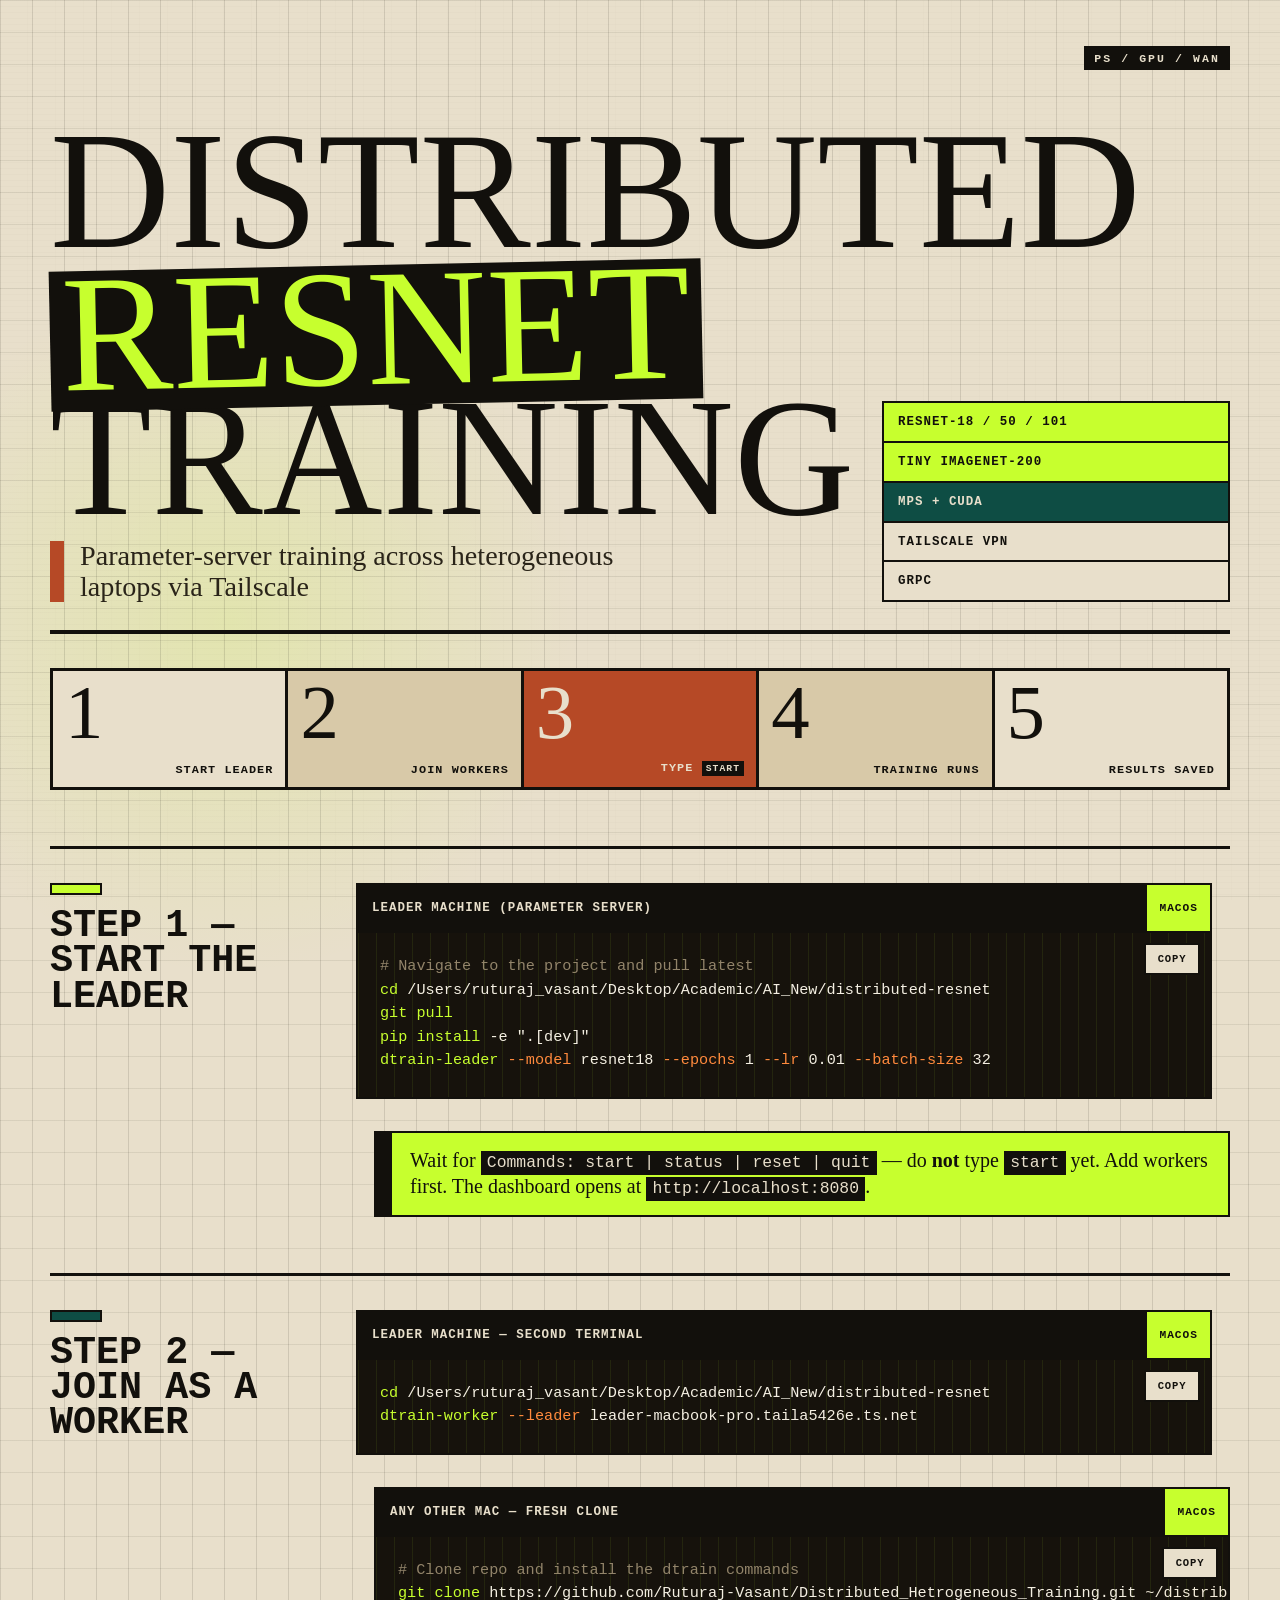
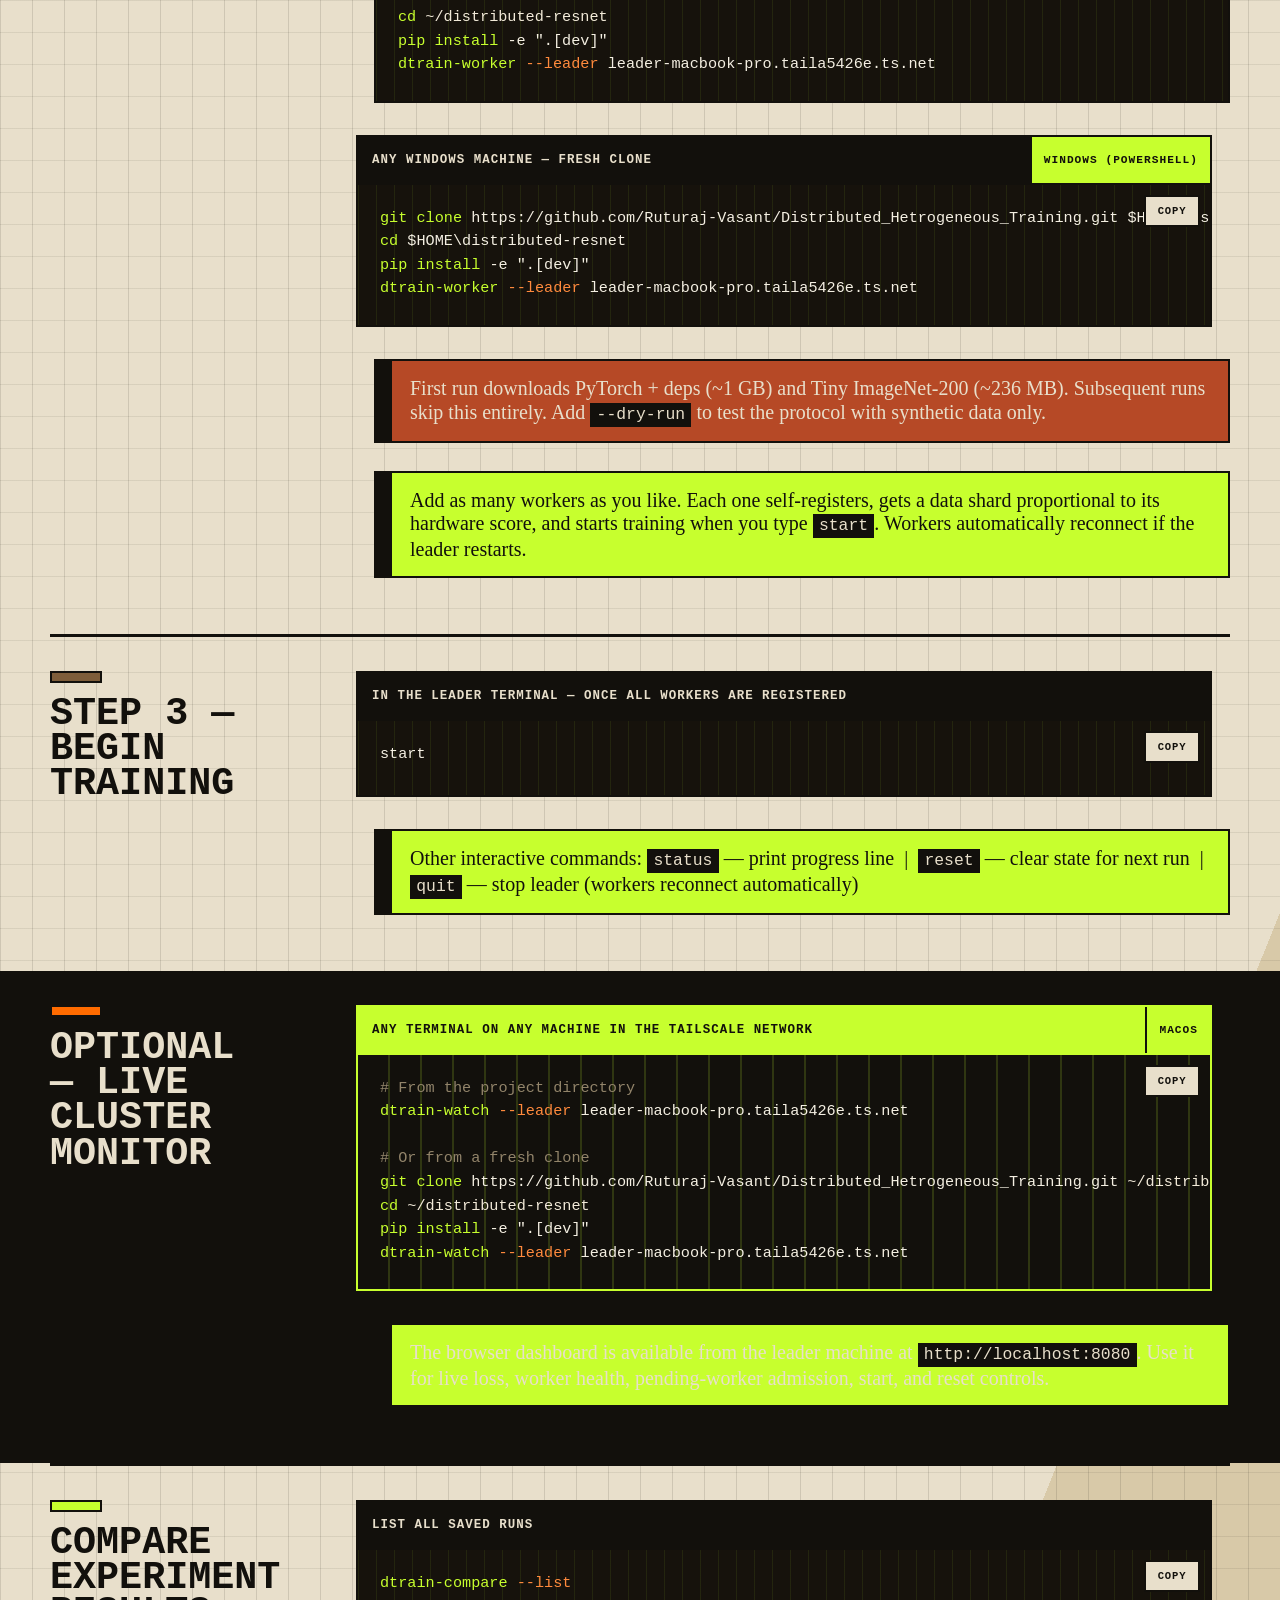
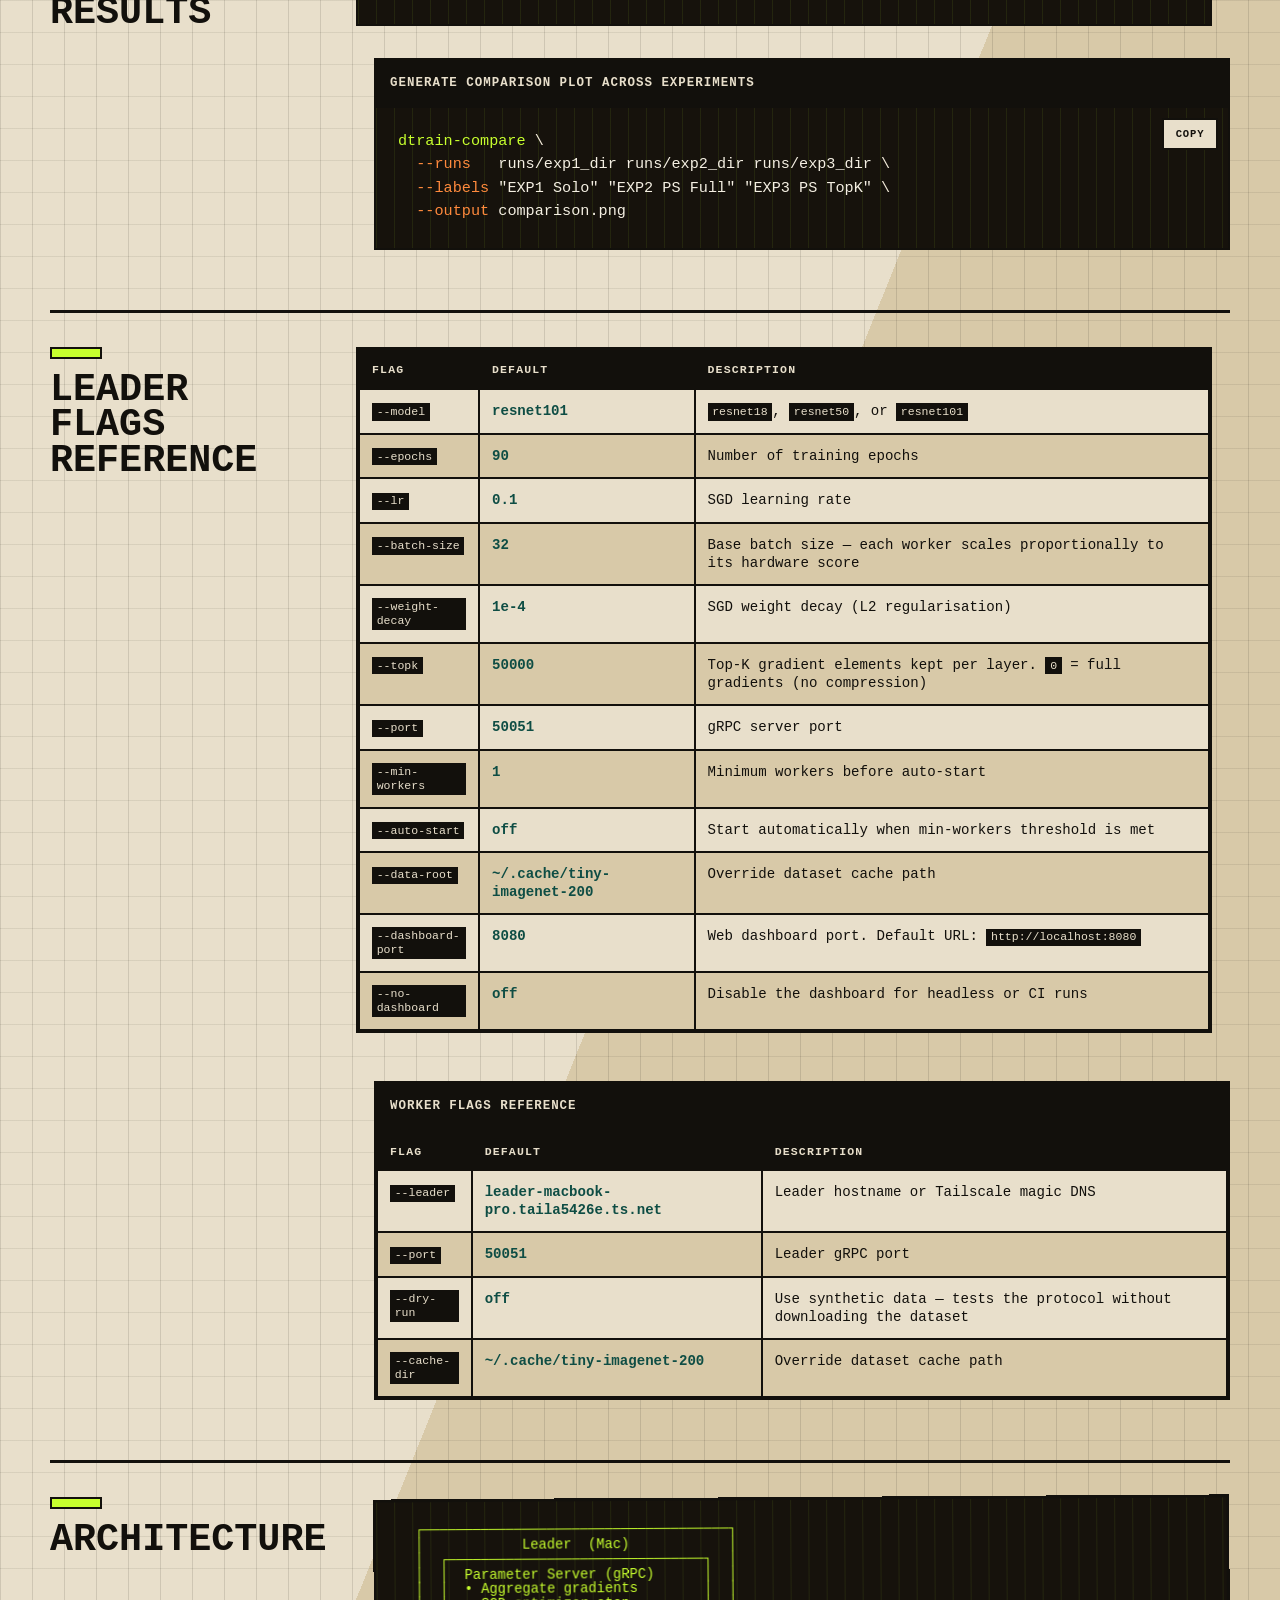
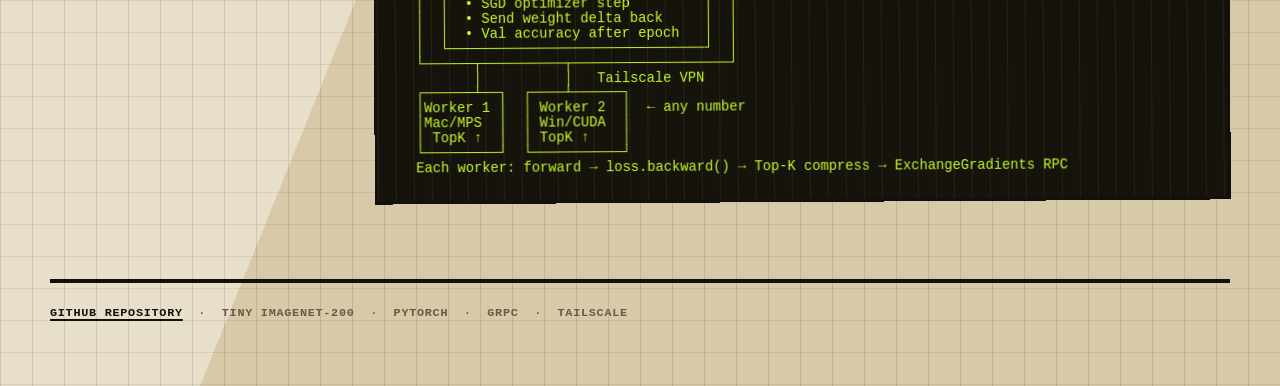
<file: docs/index.html>
<!DOCTYPE html>
<html lang="en">
<head>
  <meta charset="UTF-8" />
  <meta name="viewport" content="width=device-width, initial-scale=1.0" />
  <title>Distributed ResNet — Command Reference</title>
  <style>
    *, *::before, *::after { box-sizing: border-box; margin: 0; padding: 0; }

    :root {
      --ink: #12100c;
      --paper: #e8dfcb;
      --paper-deep: #d8c9a8;
      --grid: #2a2419;
      --acid: #c7ff2e;
      --rust: #b64926;
      --clay: #7e5d3a;
      --petrol: #0e4d44;
      --signal: #ff6b00;
      --code-bg: #16120c;
      --code-text: #f2ead9;
      --muted: #665b48;
    }

    html {
      background: var(--ink);
    }

    body {
      min-height: 100vh;
      color: var(--ink);
      font-family: Georgia, "Times New Roman", Times, serif;
      line-height: 1.45;
      padding: 0;
      background:
        linear-gradient(90deg, rgba(18, 16, 12, 0.12) 1px, transparent 1px) 0 0 / 32px 32px,
        linear-gradient(rgba(18, 16, 12, 0.08) 1px, transparent 1px) 0 0 / 32px 32px,
        radial-gradient(circle at 18% 12%, rgba(199, 255, 46, 0.18), transparent 22rem),
        linear-gradient(112deg, var(--paper) 0 68%, var(--paper-deep) 68% 100%);
    }

    body::before {
      content: "";
      position: fixed;
      inset: 0;
      pointer-events: none;
      mix-blend-mode: multiply;
      opacity: 0.24;
      background-image:
        repeating-linear-gradient(0deg, transparent 0 5px, rgba(18, 16, 12, 0.12) 6px),
        repeating-linear-gradient(90deg, transparent 0 27px, rgba(18, 16, 12, 0.08) 28px);
    }

    .page {
      width: min(1180px, calc(100% - 28px));
      margin: 0 auto;
      padding: 22px 0 64px;
    }

    header {
      position: relative;
      min-height: 68vh;
      display: grid;
      grid-template-columns: minmax(0, 1.4fr) minmax(220px, 0.6fr);
      grid-template-rows: 1fr auto;
      gap: 20px;
      padding: clamp(24px, 5vw, 64px) 0 28px;
      border-bottom: 4px solid var(--ink);
    }

    header::before {
      content: "PS / GPU / WAN";
      position: absolute;
      top: 24px;
      right: 0;
      padding: 7px 10px 5px;
      color: var(--paper);
      background: var(--ink);
      font: 700 0.72rem/1 "Courier New", Courier, monospace;
      letter-spacing: 0.18em;
      text-transform: uppercase;
    }

    header h1 {
      align-self: end;
      max-width: 880px;
      font-size: clamp(4.1rem, 13vw, 11rem);
      font-weight: 400;
      line-height: 0.76;
      letter-spacing: 0;
      text-transform: uppercase;
      text-wrap: balance;
    }

    header h1 span {
      display: inline-block;
      color: var(--acid);
      background: var(--ink);
      padding: 0 0.07em 0.08em;
      transform: translateY(0.06em) rotate(-1.2deg);
    }

    header p {
      grid-column: 1;
      align-self: start;
      max-width: 620px;
      font-size: clamp(1.15rem, 2.2vw, 2rem);
      line-height: 1.08;
      color: var(--grid);
      border-left: 14px solid var(--rust);
      padding-left: 16px;
    }

    .badges {
      grid-column: 2;
      grid-row: 1 / 3;
      align-self: end;
      display: flex;
      flex-direction: column;
      gap: 0;
      border: 2px solid var(--ink);
      background: var(--paper);
    }

    .badge {
      display: block;
      padding: 13px 14px 11px;
      color: var(--ink);
      border-bottom: 2px solid var(--ink);
      font: 700 0.78rem/1.1 "Courier New", Courier, monospace;
      letter-spacing: 0.08em;
      text-transform: uppercase;
    }

    .badge:last-child { border-bottom: 0; }
    .badge.blue { background: var(--acid); }
    .badge.green { background: var(--petrol); color: var(--paper); }

    .sequence {
      display: grid;
      grid-template-columns: repeat(5, minmax(0, 1fr));
      margin: 34px 0 56px;
      border: 3px solid var(--ink);
      background: var(--ink);
      gap: 3px;
    }

    .seq-step {
      position: relative;
      min-height: 116px;
      padding: 12px;
      color: var(--ink);
      background: var(--paper);
      overflow: hidden;
    }

    .seq-step:nth-child(even) {
      background: var(--paper-deep);
    }

    .seq-step:nth-child(3) {
      background: var(--rust);
      color: var(--paper);
    }

    .seq-step + .seq-step::before {
      content: none;
    }

    .seq-step .num {
      display: block;
      font-size: clamp(2.5rem, 6vw, 5.8rem);
      font-weight: 400;
      line-height: 0.78;
    }

    .seq-step .label {
      position: absolute;
      right: 12px;
      bottom: 11px;
      max-width: calc(100% - 24px);
      text-align: right;
      font: 700 0.74rem/1.05 "Courier New", Courier, monospace;
      letter-spacing: 0.09em;
      text-transform: uppercase;
    }

    section {
      display: grid;
      grid-template-columns: 260px minmax(0, 1fr);
      column-gap: clamp(20px, 5vw, 72px);
      row-gap: 14px;
      padding: 34px 0 42px;
      border-top: 3px solid var(--ink);
    }

    .section-header {
      position: sticky;
      top: 18px;
      align-self: start;
      display: grid;
      gap: 14px;
      margin: 0;
    }

    .section-header h2 {
      max-width: 220px;
      color: var(--ink);
      font: 900 clamp(1.5rem, 3vw, 3rem)/0.92 "Courier New", Courier, monospace;
      letter-spacing: 0;
      text-transform: uppercase;
    }

    .section-header .dot {
      width: 52px;
      height: 12px;
      border: 2px solid var(--ink);
      border-radius: 0;
    }

    .dot-blue { background: var(--acid); }
    .dot-green { background: var(--petrol); }
    .dot-yellow { background: var(--clay); }
    .dot-red { background: var(--signal); }

    .card,
    .note {
      grid-column: 2;
    }

    .card {
      position: relative;
      margin-bottom: 18px;
      border: 2px solid var(--ink);
      background: var(--paper);
      overflow: visible;
    }

    .card:nth-of-type(even) {
      transform: translateX(-18px);
    }

    .card-title {
      display: flex;
      align-items: stretch;
      gap: 0;
      min-height: 48px;
      color: var(--paper);
      background: var(--ink);
      border-bottom: 2px solid var(--ink);
      font: 700 0.78rem/1.05 "Courier New", Courier, monospace;
      letter-spacing: 0.08em;
      text-transform: uppercase;
    }

    .card-title strong {
      display: flex;
      align-items: center;
      padding: 13px 14px 11px;
      color: inherit;
      font-size: inherit;
      font-weight: 700;
    }

    .card-title .platform {
      margin-left: auto;
      display: flex;
      align-items: center;
      padding: 13px 12px 11px;
      color: var(--ink);
      background: var(--acid);
      border-left: 2px solid var(--ink);
      font-size: 0.7rem;
      white-space: nowrap;
    }

    .code-wrap {
      position: relative;
      background: var(--code-bg);
    }

    pre {
      margin: 0;
      min-height: 74px;
      padding: 22px 86px 24px 22px;
      color: var(--code-text);
      background:
        linear-gradient(90deg, rgba(199, 255, 46, 0.08) 1px, transparent 1px) 0 0 / 18px 100%,
        var(--code-bg);
      font-family: "Courier New", Courier, monospace;
      font-size: clamp(0.78rem, 1.35vw, 0.95rem);
      line-height: 1.55;
      overflow-x: auto;
      white-space: pre;
      tab-size: 2;
    }

    pre .comment { color: #92846a; }
    pre .prompt { color: #92846a; user-select: none; }
    pre .cmd { color: var(--acid); }
    pre .arg { color: #f0c674; }
    pre .val { color: #f4efe2; }
    pre .flag { color: #ff8a3d; }

    .copy-btn {
      position: absolute;
      top: 10px;
      right: 10px;
      min-width: 56px;
      min-height: 32px;
      padding: 7px 10px 6px;
      color: var(--ink);
      background: var(--paper);
      border: 2px solid var(--ink);
      border-radius: 0;
      cursor: pointer;
      font: 900 0.66rem/1 "Courier New", Courier, monospace;
      letter-spacing: 0.08em;
      text-transform: uppercase;
    }

    .copy-btn:hover {
      color: var(--paper);
      background: var(--rust);
    }

    .copy-btn.copied {
      color: var(--ink);
      background: var(--acid);
    }

    .note {
      margin-top: 0;
      margin-bottom: 14px;
      padding: 16px 18px 14px;
      color: var(--ink);
      background: var(--acid);
      border: 2px solid var(--ink);
      border-left: 18px solid var(--ink);
      font-size: clamp(1rem, 1.6vw, 1.25rem);
      line-height: 1.18;
    }

    .note.warn {
      color: var(--paper);
      background: var(--rust);
      border-color: var(--ink);
      border-left-color: var(--ink);
    }

    .flags-table {
      width: 100%;
      border-collapse: collapse;
      color: var(--ink);
      background: var(--paper);
      font: 0.88rem/1.28 "Courier New", Courier, monospace;
    }

    .flags-table th {
      padding: 12px 12px 10px;
      text-align: left;
      color: var(--paper);
      background: var(--ink);
      border: 2px solid var(--ink);
      font-size: 0.72rem;
      font-weight: 900;
      letter-spacing: 0.1em;
      text-transform: uppercase;
    }

    .flags-table td {
      padding: 12px;
      border: 2px solid var(--ink);
      vertical-align: top;
    }

    .flags-table tr:nth-child(even) td {
      background: var(--paper-deep);
    }

    .flags-table tr:hover td {
      background: var(--acid);
    }

    code {
      display: inline-block;
      max-width: 100%;
      color: var(--paper);
      background: var(--ink);
      border: 1px solid var(--ink);
      border-radius: 0;
      padding: 0.06em 0.32em;
      font-family: "Courier New", Courier, monospace;
      font-size: 0.82em;
      line-height: 1.22;
      word-break: break-word;
    }

    .default-val {
      color: var(--petrol);
      font-family: "Courier New", Courier, monospace;
      font-weight: 900;
    }

    section:nth-of-type(4) {
      margin-inline: calc(50% - 50vw);
      padding-inline: max(14px, calc(50vw - 590px));
      color: var(--paper);
      background: var(--ink);
      border-top: 0;
      border-bottom: 0;
    }

    section:nth-of-type(4) .section-header h2,
    section:nth-of-type(4) .note {
      color: var(--paper);
    }

    section:nth-of-type(4) .card {
      border-color: var(--acid);
      background: var(--ink);
    }

    section:nth-of-type(4) .card-title {
      color: var(--ink);
      background: var(--acid);
      border-color: var(--acid);
    }

    section:nth-of-type(4) pre {
      background:
        repeating-linear-gradient(90deg, transparent 0 30px, rgba(199, 255, 46, 0.16) 30px 32px),
        var(--ink);
    }

    section:last-of-type .card {
      transform: rotate(-0.35deg);
      border-width: 3px;
    }

    section:last-of-type pre {
      color: var(--acid);
      font-size: clamp(0.62rem, 1.15vw, 0.86rem);
      line-height: 1.08;
      letter-spacing: 0;
    }

    footer {
      margin-top: 18px;
      padding: 22px 0 0;
      border-top: 4px solid var(--ink);
      color: var(--muted);
      font: 700 0.74rem/1.4 "Courier New", Courier, monospace;
      letter-spacing: 0.06em;
      text-transform: uppercase;
    }

    footer a {
      color: var(--ink);
      text-decoration: underline;
      text-decoration-thickness: 2px;
      text-underline-offset: 3px;
    }

    footer a:hover {
      color: var(--rust);
    }

    ::selection {
      color: var(--ink);
      background: var(--acid);
    }

    @media (max-width: 900px) {
      header {
        min-height: 58vh;
        grid-template-columns: 1fr;
      }

      header p,
      .badges {
        grid-column: 1;
      }

      .badges {
        grid-row: auto;
        align-self: start;
      }

      .sequence {
        grid-template-columns: 1fr;
      }

      .seq-step {
        min-height: 82px;
      }

      section {
        grid-template-columns: 1fr;
      }

      .section-header {
        position: relative;
        top: auto;
      }

      .section-header h2 {
        max-width: none;
      }

      .card,
      .note {
        grid-column: 1;
      }

      .card:nth-of-type(even) {
        transform: none;
      }
    }

    @media (max-width: 600px) {
      .page {
        width: min(100% - 20px, 1180px);
        padding-top: 10px;
      }

      header {
        padding-top: 54px;
      }

      header h1 {
        font-size: clamp(3rem, 19vw, 5rem);
      }

      header p {
        font-size: 1.08rem;
      }

      pre {
        padding: 18px 16px 58px;
        font-size: 0.72rem;
      }

      .copy-btn {
        top: auto;
        right: 8px;
        bottom: 8px;
      }

      .flags-table {
        font-size: 0.74rem;
      }

      .flags-table th,
      .flags-table td {
        padding: 9px 8px;
      }
    }
  </style>
</head>
<body>
<div class="page">

  <!-- ── Header ── -->
  <header>
    <h1>Distributed <span>ResNet</span> Training</h1>
    <p>Parameter-server training across heterogeneous laptops via Tailscale</p>
    <div class="badges">
      <span class="badge blue">ResNet-18 / 50 / 101</span>
      <span class="badge blue">Tiny ImageNet-200</span>
      <span class="badge green">MPS + CUDA</span>
      <span class="badge">Tailscale VPN</span>
      <span class="badge">gRPC</span>
    </div>
  </header>

  <!-- ── Sequence ── -->
  <div class="sequence">
    <div class="seq-step"><span class="num">1</span><span class="label">Start leader</span></div>
    <div class="seq-step"><span class="num">2</span><span class="label">Join workers</span></div>
    <div class="seq-step"><span class="num">3</span><span class="label">Type <code>start</code></span></div>
    <div class="seq-step"><span class="num">4</span><span class="label">Training runs</span></div>
    <div class="seq-step"><span class="num">5</span><span class="label">Results saved</span></div>
  </div>

  <!-- ══════════════════════════════════════════════════════════════════ -->
  <!-- LEADER                                                            -->
  <!-- ══════════════════════════════════════════════════════════════════ -->
  <section>
    <div class="section-header">
      <div class="dot dot-blue"></div>
      <h2>Step 1 — Start the Leader</h2>
    </div>

    <div class="card">
      <div class="card-title">
        <strong>Leader machine (parameter server)</strong>
        <span class="platform">macOS</span>
      </div>
      <div class="code-wrap">
        <pre><span class="comment"># Navigate to the project and pull latest</span>
<span class="cmd">cd</span> <span class="val">/Users/ruturaj_vasant/Desktop/Academic/AI_New/distributed-resnet</span>
<span class="cmd">git pull</span>
<span class="cmd">pip install</span> <span class="val">-e ".[dev]"</span>
<span class="cmd">dtrain-leader</span> <span class="flag">--model</span> <span class="val">resnet18</span> <span class="flag">--epochs</span> <span class="val">1</span> <span class="flag">--lr</span> <span class="val">0.01</span> <span class="flag">--batch-size</span> <span class="val">32</span></pre>
        <button class="copy-btn" onclick="copyCode(this)">Copy</button>
      </div>
    </div>

    <div class="note">
      Wait for <code>Commands: start | status | reset | quit</code> — do <strong>not</strong> type <code>start</code> yet. Add workers first. The dashboard opens at <code>http://localhost:8080</code>.
    </div>
  </section>

  <!-- ══════════════════════════════════════════════════════════════════ -->
  <!-- WORKERS                                                           -->
  <!-- ══════════════════════════════════════════════════════════════════ -->
  <section>
    <div class="section-header">
      <div class="dot dot-green"></div>
      <h2>Step 2 — Join as a Worker</h2>
    </div>

    <!-- Worker: leader machine second terminal -->
    <div class="card">
      <div class="card-title">
        <strong>Leader machine — second terminal</strong>
        <span class="platform">macOS</span>
      </div>
      <div class="code-wrap">
        <pre><span class="cmd">cd</span> <span class="val">/Users/ruturaj_vasant/Desktop/Academic/AI_New/distributed-resnet</span>
<span class="cmd">dtrain-worker</span> <span class="flag">--leader</span> <span class="val">leader-macbook-pro.taila5426e.ts.net</span></pre>
        <button class="copy-btn" onclick="copyCode(this)">Copy</button>
      </div>
    </div>

    <!-- Worker: remote Mac -->
    <div class="card">
      <div class="card-title">
        <strong>Any other Mac — fresh clone</strong>
        <span class="platform">macOS</span>
      </div>
      <div class="code-wrap">
        <pre><span class="comment"># Clone repo and install the dtrain commands</span>
<span class="cmd">git clone</span> <span class="val">https://github.com/Ruturaj-Vasant/Distributed_Hetrogeneous_Training.git</span> ~/distributed-resnet
<span class="cmd">cd</span> ~/distributed-resnet
<span class="cmd">pip install</span> <span class="val">-e ".[dev]"</span>
<span class="cmd">dtrain-worker</span> <span class="flag">--leader</span> <span class="val">leader-macbook-pro.taila5426e.ts.net</span></pre>
        <button class="copy-btn" onclick="copyCode(this)">Copy</button>
      </div>
    </div>

    <!-- Worker: Windows -->
    <div class="card">
      <div class="card-title">
        <strong>Any Windows machine — fresh clone</strong>
        <span class="platform">Windows (PowerShell)</span>
      </div>
      <div class="code-wrap">
        <pre><span class="cmd">git clone</span> <span class="val">https://github.com/Ruturaj-Vasant/Distributed_Hetrogeneous_Training.git</span> <span class="val">$HOME\distributed-resnet</span>
<span class="cmd">cd</span> <span class="val">$HOME\distributed-resnet</span>
<span class="cmd">pip install</span> <span class="val">-e ".[dev]"</span>
<span class="cmd">dtrain-worker</span> <span class="flag">--leader</span> <span class="val">leader-macbook-pro.taila5426e.ts.net</span></pre>
        <button class="copy-btn" onclick="copyCode(this)">Copy</button>
      </div>
    </div>

    <div class="note warn">
      First run downloads PyTorch + deps (~1 GB) and Tiny ImageNet-200 (~236 MB). Subsequent runs skip this entirely. Add <code>--dry-run</code> to test the protocol with synthetic data only.
    </div>
    <div class="note">
      Add as many workers as you like. Each one self-registers, gets a data shard proportional to its hardware score, and starts training when you type <code>start</code>. Workers automatically reconnect if the leader restarts.
    </div>
  </section>

  <!-- ══════════════════════════════════════════════════════════════════ -->
  <!-- START                                                             -->
  <!-- ══════════════════════════════════════════════════════════════════ -->
  <section>
    <div class="section-header">
      <div class="dot dot-yellow"></div>
      <h2>Step 3 — Begin Training</h2>
    </div>

    <div class="card">
      <div class="card-title">
        <strong>In the leader terminal — once all workers are registered</strong>
      </div>
      <div class="code-wrap">
        <pre><span class="val">start</span></pre>
        <button class="copy-btn" onclick="copyCode(this)">Copy</button>
      </div>
    </div>

    <div class="note">
      Other interactive commands: <code>status</code> — print progress line &nbsp;|&nbsp; <code>reset</code> — clear state for next run &nbsp;|&nbsp; <code>quit</code> — stop leader (workers reconnect automatically)
    </div>
  </section>

  <!-- ══════════════════════════════════════════════════════════════════ -->
  <!-- WATCH CLUSTER                                                     -->
  <!-- ══════════════════════════════════════════════════════════════════ -->
  <section>
    <div class="section-header">
      <div class="dot dot-red"></div>
      <h2>Optional — Live Cluster Monitor</h2>
    </div>

    <div class="card">
      <div class="card-title">
        <strong>Any terminal on any machine in the Tailscale network</strong>
        <span class="platform">macOS</span>
      </div>
      <div class="code-wrap">
        <pre><span class="comment"># From the project directory</span>
<span class="cmd">dtrain-watch</span> <span class="flag">--leader</span> <span class="val">leader-macbook-pro.taila5426e.ts.net</span>

<span class="comment"># Or from a fresh clone</span>
<span class="cmd">git clone</span> <span class="val">https://github.com/Ruturaj-Vasant/Distributed_Hetrogeneous_Training.git</span> ~/distributed-resnet
<span class="cmd">cd</span> ~/distributed-resnet
<span class="cmd">pip install</span> <span class="val">-e ".[dev]"</span>
<span class="cmd">dtrain-watch</span> <span class="flag">--leader</span> <span class="val">leader-macbook-pro.taila5426e.ts.net</span></pre>
        <button class="copy-btn" onclick="copyCode(this)">Copy</button>
      </div>
    </div>

    <div class="note">
      The browser dashboard is available from the leader machine at <code>http://localhost:8080</code>. Use it for live loss, worker health, pending-worker admission, start, and reset controls.
    </div>
  </section>

  <!-- ══════════════════════════════════════════════════════════════════ -->
  <!-- COMPARE RUNS                                                      -->
  <!-- ══════════════════════════════════════════════════════════════════ -->
  <section>
    <div class="section-header">
      <div class="dot dot-blue"></div>
      <h2>Compare Experiment Results</h2>
    </div>

    <div class="card">
      <div class="card-title"><strong>List all saved runs</strong></div>
      <div class="code-wrap">
        <pre><span class="cmd">dtrain-compare</span> <span class="flag">--list</span></pre>
        <button class="copy-btn" onclick="copyCode(this)">Copy</button>
      </div>
    </div>

    <div class="card">
      <div class="card-title"><strong>Generate comparison plot across experiments</strong></div>
      <div class="code-wrap">
        <pre><span class="cmd">dtrain-compare</span> \
  <span class="flag">--runs</span>   <span class="val">runs/exp1_dir runs/exp2_dir runs/exp3_dir</span> \
  <span class="flag">--labels</span> <span class="val">"EXP1 Solo" "EXP2 PS Full" "EXP3 PS TopK"</span> \
  <span class="flag">--output</span> <span class="val">comparison.png</span></pre>
        <button class="copy-btn" onclick="copyCode(this)">Copy</button>
      </div>
    </div>
  </section>

  <!-- ══════════════════════════════════════════════════════════════════ -->
  <!-- FLAGS                                                             -->
  <!-- ══════════════════════════════════════════════════════════════════ -->
  <section>
    <div class="section-header">
      <div class="dot dot-blue"></div>
      <h2>Leader Flags Reference</h2>
    </div>

    <div class="card">
      <div style="overflow-x:auto;">
        <table class="flags-table">
          <thead>
            <tr>
              <th>Flag</th>
              <th>Default</th>
              <th>Description</th>
            </tr>
          </thead>
          <tbody>
            <tr>
              <td><code>--model</code></td>
              <td><span class="default-val">resnet101</span></td>
              <td><code>resnet18</code>, <code>resnet50</code>, or <code>resnet101</code></td>
            </tr>
            <tr>
              <td><code>--epochs</code></td>
              <td><span class="default-val">90</span></td>
              <td>Number of training epochs</td>
            </tr>
            <tr>
              <td><code>--lr</code></td>
              <td><span class="default-val">0.1</span></td>
              <td>SGD learning rate</td>
            </tr>
            <tr>
              <td><code>--batch-size</code></td>
              <td><span class="default-val">32</span></td>
              <td>Base batch size — each worker scales proportionally to its hardware score</td>
            </tr>
            <tr>
              <td><code>--weight-decay</code></td>
              <td><span class="default-val">1e-4</span></td>
              <td>SGD weight decay (L2 regularisation)</td>
            </tr>
            <tr>
              <td><code>--topk</code></td>
              <td><span class="default-val">50000</span></td>
              <td>Top-K gradient elements kept per layer. <code>0</code> = full gradients (no compression)</td>
            </tr>
            <tr>
              <td><code>--port</code></td>
              <td><span class="default-val">50051</span></td>
              <td>gRPC server port</td>
            </tr>
            <tr>
              <td><code>--min-workers</code></td>
              <td><span class="default-val">1</span></td>
              <td>Minimum workers before auto-start</td>
            </tr>
            <tr>
              <td><code>--auto-start</code></td>
              <td><span class="default-val">off</span></td>
              <td>Start automatically when min-workers threshold is met</td>
            </tr>
            <tr>
              <td><code>--data-root</code></td>
              <td><span class="default-val">~/.cache/tiny-imagenet-200</span></td>
              <td>Override dataset cache path</td>
            </tr>
            <tr>
              <td><code>--dashboard-port</code></td>
              <td><span class="default-val">8080</span></td>
              <td>Web dashboard port. Default URL: <code>http://localhost:8080</code></td>
            </tr>
            <tr>
              <td><code>--no-dashboard</code></td>
              <td><span class="default-val">off</span></td>
              <td>Disable the dashboard for headless or CI runs</td>
            </tr>
          </tbody>
        </table>
      </div>
    </div>

    <div class="card" style="margin-top:1rem;">
      <div class="card-title"><strong>Worker Flags Reference</strong></div>
      <div style="overflow-x:auto;">
        <table class="flags-table">
          <thead>
            <tr>
              <th>Flag</th>
              <th>Default</th>
              <th>Description</th>
            </tr>
          </thead>
          <tbody>
            <tr>
              <td><code>--leader</code></td>
              <td><span class="default-val">leader-macbook-pro.taila5426e.ts.net</span></td>
              <td>Leader hostname or Tailscale magic DNS</td>
            </tr>
            <tr>
              <td><code>--port</code></td>
              <td><span class="default-val">50051</span></td>
              <td>Leader gRPC port</td>
            </tr>
            <tr>
              <td><code>--dry-run</code></td>
              <td><span class="default-val">off</span></td>
              <td>Use synthetic data — tests the protocol without downloading the dataset</td>
            </tr>
            <tr>
              <td><code>--cache-dir</code></td>
              <td><span class="default-val">~/.cache/tiny-imagenet-200</span></td>
              <td>Override dataset cache path</td>
            </tr>
          </tbody>
        </table>
      </div>
    </div>
  </section>

  <!-- ══════════════════════════════════════════════════════════════════ -->
  <!-- ARCHITECTURE                                                       -->
  <!-- ══════════════════════════════════════════════════════════════════ -->
  <section>
    <div class="section-header">
      <div class="dot dot-blue"></div>
      <h2>Architecture</h2>
    </div>
    <div class="card">
      <div class="code-wrap">
        <pre>
  ┌─────────────────────────────────────┐
  │            Leader  (Mac)            │
  │  ┌───────────────────────────────┐  │
  │  │  Parameter Server (gRPC)      │  │
  │  │  • Aggregate gradients        │  │
  │  │  • SGD optimizer step         │  │
  │  │  • Send weight delta back     │  │
  │  │  • Val accuracy after epoch   │  │
  │  └───────────────────────────────┘  │
  └──────┬──────────┬───────────────────┘
         │          │   Tailscale VPN
  ┌──────┴──┐  ┌────┴──────┐
  │Worker 1 │  │ Worker 2  │  ← any number
  │Mac/MPS  │  │ Win/CUDA  │
  │ TopK ↑  │  │ TopK ↑    │
  └─────────┘  └───────────┘
  Each worker: forward → loss.backward() → Top-K compress → ExchangeGradients RPC</pre>
      </div>
    </div>
  </section>

  <footer>
    <p>
      <a href="https://github.com/Ruturaj-Vasant/Distributed_Hetrogeneous_Training" target="_blank">GitHub Repository</a>
      &nbsp;·&nbsp;
      Tiny ImageNet-200 &nbsp;·&nbsp; PyTorch &nbsp;·&nbsp; gRPC &nbsp;·&nbsp; Tailscale
    </p>
  </footer>

</div>

<script>
  function copyCode(btn) {
    const pre = btn.closest('.code-wrap').querySelector('pre');
    // Strip HTML tags to get plain text
    const text = pre.innerText
      .split('\n')
      .map(l => l.trimEnd())
      .join('\n')
      .trim();

    navigator.clipboard.writeText(text).then(() => {
      btn.textContent = '✓ Copied';
      btn.classList.add('copied');
      setTimeout(() => {
        btn.textContent = 'Copy';
        btn.classList.remove('copied');
      }, 1800);
    }).catch(() => {
      // Fallback for non-HTTPS
      const ta = document.createElement('textarea');
      ta.value = text;
      ta.style.position = 'fixed';
      ta.style.opacity = '0';
      document.body.appendChild(ta);
      ta.select();
      document.execCommand('copy');
      document.body.removeChild(ta);
      btn.textContent = '✓ Copied';
      btn.classList.add('copied');
      setTimeout(() => {
        btn.textContent = 'Copy';
        btn.classList.remove('copied');
      }, 1800);
    });
  }
</script>
</body>
</html>
</file>
